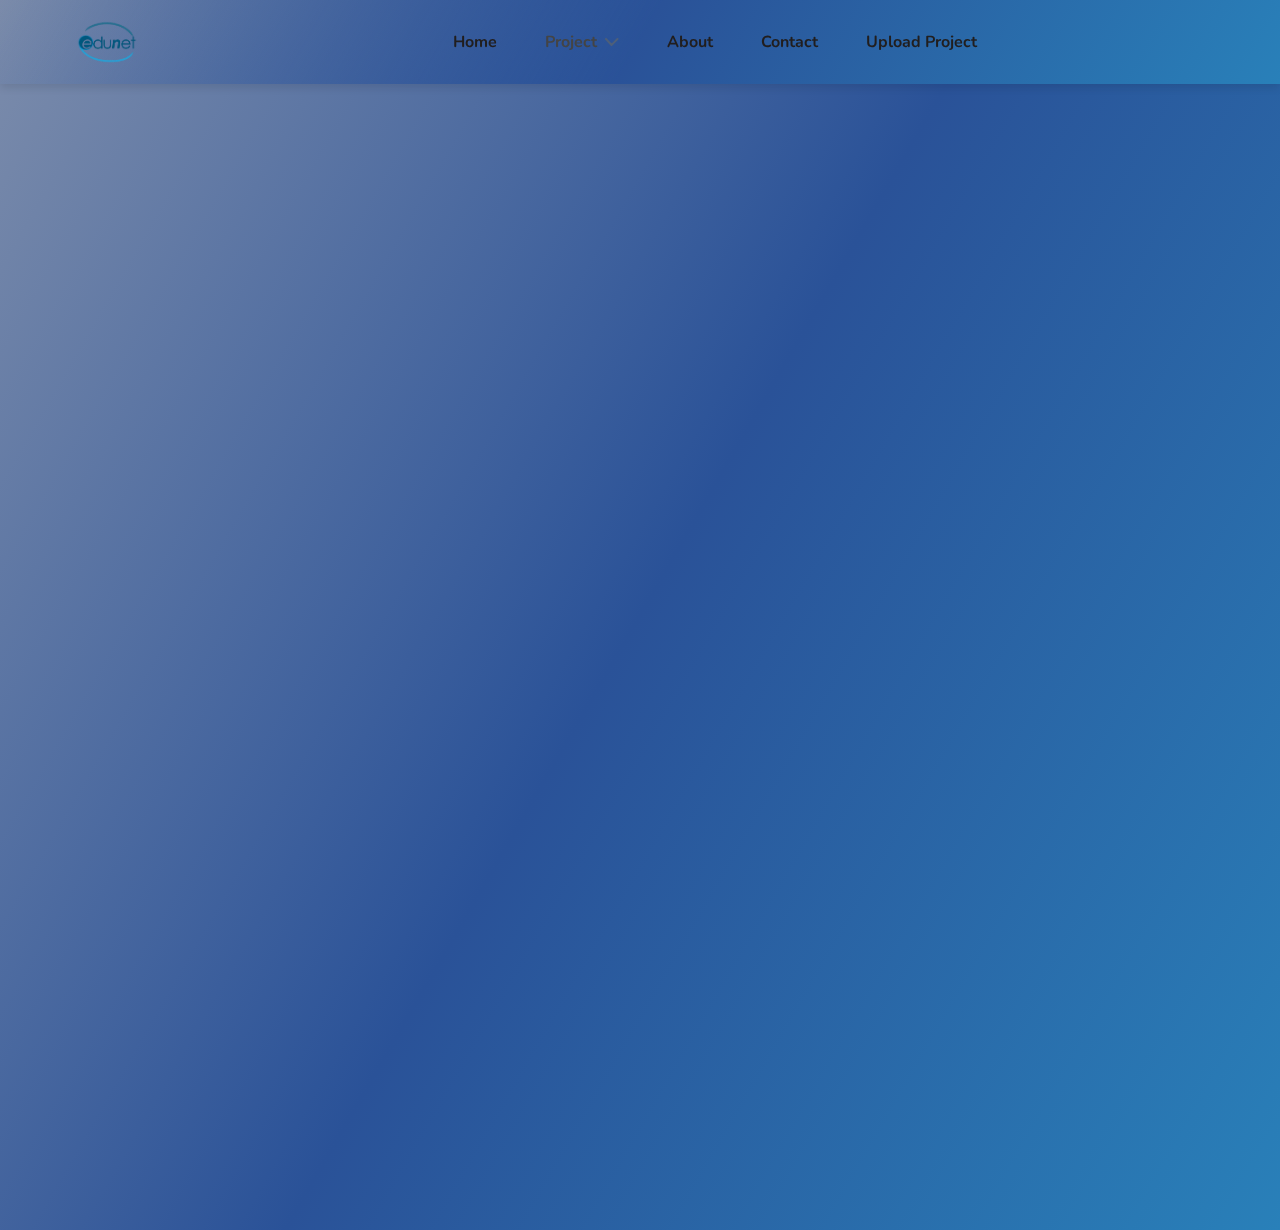
<file: About.html>
<!DOCTYPE html>
<html lang="en">
<head>
    <meta charset="UTF-8">
    <meta name="viewport" content="width=device-width, initial-scale=1.0">
    <link rel="stylesheet" href="https://cdn.jsdelivr.net/npm/bootstrap@5.3.3/dist/css/bootstrap.min.css">
    <link rel="preconnect" href="https://fonts.googleapis.com" />
    <link rel="preconnect" href="https://fonts.gstatic.com" crossorigin />
    <link
      href="https://fonts.googleapis.com/css2?family=Montserrat:ital,wght@0,100..900;1,100..900&family=Nunito:ital,wght@0,200..1000;1,200..1000&family=Playwrite+CO:wght@100..400&family=Playwrite+SK:wght@100..400&display=swap"
      rel="stylesheet"
    />
    <link rel="stylesheet" href="style.css" />
    <title>About Us - Student Project Management & Showcase Platform</title>
    
     <!-- <style>
        body {
            font-family: Arial, sans-serif;
            line-height: 1.6;
            padding: 20px;
        }
        .container {
            max-width: 800px;
            margin: auto;
        }
        h1, h2 {
            text-align: center;
            margin-bottom: 20px;
        }
        p {
            margin-bottom: 15px;
            
        }
        ul {
            margin-bottom: 20px;
        }
        span{
            color: rgba(25, 20, 20, 0.725);
        }
    </style>  -->
    <style>
      /* Body and Container Styling */
      body {
          font-family: 'Nunito', sans-serif;
          line-height: 1.7;
          padding: 20px;
          background-color: #f4f4f4;
          color: #333;
          margin: 0;
      }
  
      .container {
          max-width: 800px;
          margin-top: 87px;
          background-color: #ffffff;
          padding: 30px;
          border-radius: 10px;
          box-shadow: 0 8px 16px rgba(0, 0, 0, 0.1);
          transform: scale(0.9);
          opacity: 0;
          animation: fadeInScale 1s forwards;
      }
  
      /* Heading Styles */
      h1, h2 {
          text-align: center;
          color: #333;
          margin-bottom: 20px;
          font-weight: bold;
          animation: fadeInUp 1.2s forwards;
          opacity: 0;
      }
  
      h1 {
          font-size: 2.5rem;
          animation-delay: 0.3s;
      }
  
      h2 {
          font-size: 2rem;
          animation-delay: 0.6s;
          color: #0b0b0b; /* Subtle blue for subheadings */
      }
  
      /* Paragraph Styles */
      p {
          margin-bottom: 15px;
          font-size: 1.1rem;
          line-height: 1.8;
          color: #555;
          opacity: 0;
          transform: translateY(20px);
          animation: fadeInUp 1.5s forwards;
      }
  
      p:nth-of-type(1) {
          animation-delay: 0.9s;
      }
  
      /* List Styles */
      .anime{
          margin-bottom: 600px;
          padding-left: 20px;
          opacity: 0;
          animation: fadeInUp 1.8s forwards;
      }
  
      .anime {
          margin-bottom: 10px;
          font-size: 1.1rem;
          color: #666;
          padding: 8px;
          background-color: #f8f9fa;
          border-radius: 5px;
          transition: transform 0.3s, box-shadow 0.3s;
      }
  
      .anime:hover {
          transform: translateX(5px);
          box-shadow: 0 4px 10px rgba(0, 0, 0, 0.1);
          background-color: #e9ecef;
          cursor: pointer;
      }
      header {
        position: fixed;
        width: 100%;
        top: 0;
        left: 0;
        background: linear-gradient(120deg, #1e3b7201 0%, #2a5298 50%, #2980b9 100%); /* Optional: Adjust as needed */
        z-index: 1000; /* Ensure it stays above other content */
        box-shadow: 0 4px 8px rgba(0, 0, 0, 0.1); /* Optional: Adds a shadow for better visibility */
    }
    
  
      span {
          color: #444;
      }

      
  
      /* Animations */
      @keyframes fadeInUp {
          from {
              opacity: 0;
              transform: translateY(30px);
          }
          to {
              opacity: 1;
              transform: translateY(0);
          }
      }
  
      @keyframes fadeInScale {
          from {
              opacity: 0;
              transform: scale(0.9);
          }
          to {
              opacity: 1;
              transform: scale(1);
          }
      }
  </style>
 
  
</head>
<body>

      <header>
        <div>
          <div class="logo-container">
            <img src="assets/logo.png" width="150" alt="logo" />
            <!-- <span>Coder</span> -->
          </div>
          <div class="Hamburger-menu">
            <input type="checkbox" id="Hamburger-checkbox" />
            <label for="Hamburger-checkbox">
              <img src="assets/hamburger.svg" alt="Hamburger"
            /></label>
          </div>
          <div class="nav-user-container">
            <nav>
              <ul>
                <li><a href="./index.html">Home</a></li>
                <li class="courses">
                  <span>Project</span> <img src="assets/dropdown.svg" alt="dropdown" />
                  <ul>
                    <li>
                      <a href="./project list.html">Project list</a>
                    </li>
                    <li>
                      <a href="./project track.html">Project track</a>
                      </li
                    </li>
                  </ul>
                </li>
                <li><a href="./About.html">About</a></li>
                <li><a href="./contact.html">Contact</a></li>
                <li><a href="./upload.html">Upload Project</a></li>
  
                
                
              </ul>
            </nav>
           
          </div>
        </div>
      </header>

    
    

   
    <div class="container">
        <h1>About Us</h1>
        <p><span>Welcome to the </span><strong>Student Project Management & Showcase Platform</strong><span>—a central hub designed to empower students to bring their ideas to life. Our platform streamlines the management and showcasing of student projects, providing a collaborative environment for students to plan, track progress, and share resources as they work on their projects.</span></p>

        <h2>Our Vision</h2>
        <p><span>Our goal is to foster creativity, innovation, and teamwork by offering a platform where students can collaborate on projects, track their progress, and showcase their work to a wider audience.</span></p>

        <h2>Key Features</h2>
        <ul class="anime">
            <li><strong>Project Management:</strong> <span>Students can create and manage their projects, set milestones, and keep track of their progress.</span></li>
            <li><strong>Collaboration:</strong><span> The platform serves as a space where students can collaborate, share resources, and discuss ideas.</span></li>
            <li><strong>Progress Tracking:</strong><span> Track the development of your projects from concept to completion, with clear visibility on each step.</span></li>
            <li><strong>Showcase Your Work:</strong><span> Display your completed projects in a professional and organized manner, allowing others to see your achievements.</span></li>
        </ul>

        <h2>Why Choose Us?</h2>
        <p>
            <strong>Seamless Collaboration:</strong> <span>Work together with team members in a unified space.</span><br>
            <strong>Resource Sharing:</strong> <span>Share essential documents, links, and tools to make project development smoother.</span><br>
            <strong>Efficient Tracking:</strong><span>Stay on top of your deadlines with our easy-to-use project tracking features.</span><br>
            <strong>Project Showcasing:</strong> <span>Create a portfolio of your work that can be easily shared with peers, educators, and potential employers.</span>
        </p>

        <p>Join us on this journey to streamline your project development and showcase your talent!</p>
    </div>
</body>
</html>
</file>
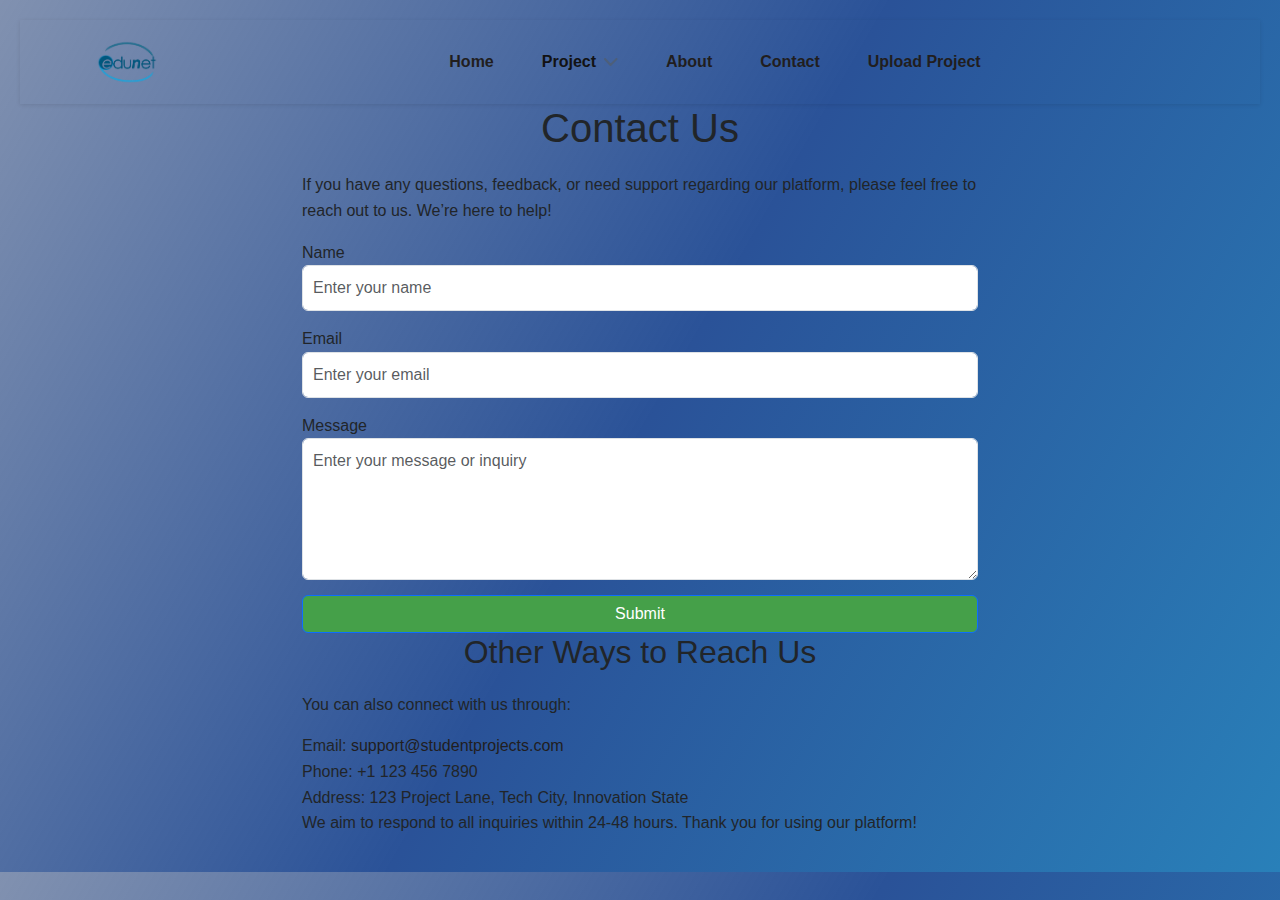
<file: contact.html>
<!DOCTYPE html>
<html lang="en">
<head>
    <meta charset="UTF-8">
    <meta name="viewport" content="width=device-width, initial-scale=1.0">
    <title>Contact Us - Student Project Management & Showcase Platform</title>
    <link rel="stylesheet" href="https://cdn.jsdelivr.net/npm/bootstrap@5.3.3/dist/css/bootstrap.min.css">
    <link rel="preconnect" href="https://fonts.googleapis.com" />
    <link rel="preconnect" href="https://fonts.gstatic.com" crossorigin />
    <link
      href="https://fonts.googleapis.com/css2?family=Montserrat:ital,wght@0,100..900;1,100..900&family=Nunito:ital,wght@0,200..1000;1,200..1000&family=Playwrite+CO:wght@100..400&family=Playwrite+SK:wght@100..400&display=swap"
      rel="stylesheet"
    />
    <link rel="stylesheet" href="style.css" />
    <style>
        body {
            font-family: Arial, sans-serif;
            line-height: 1.6;
            padding: 20px;
        }
        .container {
            max-width: 700px;
            margin: auto;
        }
        h1, h2 {
            text-align: center;
            margin-bottom: 20px;
        }
        .form-group {
            margin-bottom: 15px;
        }
        .form-control {
            padding: 10px;
        }
        button {
            width: 100%;
            padding: 10px;
            
        }
        .btn-primary{
          background-color: #45a049;
        }
    </style>
</head>
<body>
  
      <header>
        <div>
          <div class="logo-container">
            <img src="assets/logo.png" width="150" alt="logo" />
            <!-- <span>Coder</span> -->
          </div>
          <div class="Hamburger-menu">
            <input type="checkbox" id="Hamburger-checkbox" />
            <label for="Hamburger-checkbox">
              <img src="assets/hamburger.svg" alt="Hamburger"
            /></label>
          </div>
          <div class="nav-user-container">
            <nav>
              <ul>
                <li><a href="./index.html">Home</a></li>
                <li class="courses">
                  <span>Project</span> <img src="assets/dropdown.svg" alt="dropdown" />
                  <ul>
                    <li>
                      <a href="./project list.html">Project list</a>
                    </li>
                    <li>
                      <a href="./project track.html">Project track</a>
                      </li
                    </li>
                  </ul>
                </li>
                <li><a href="./About.html">About</a></li>
                <li><a href="./contact.html">Contact</a></li>
                <li><a href="./upload.html">Upload Project</a></li>
  
                
                
              </ul>
            </nav>
           
          </div>
        </div>
      </header>

    <div class="container">
        <h1>Contact Us</h1>
        <p>If you have any questions, feedback, or need support regarding our platform, please feel free to reach out to us. We’re here to help!</p>

        <form>
            <div class="form-group">
                <label for="name">Name</label>
                <input type="text" class="form-control" id="name" placeholder="Enter your name" required>
            </div>
            <div class="form-group">
                <label for="email">Email</label>
                <input type="email" class="form-control" id="email" placeholder="Enter your email" required>
            </div>
            <div class="form-group">
                <label for="message">Message</label>
                <textarea class="form-control" id="message" rows="5" placeholder="Enter your message or inquiry" required></textarea>
            </div>
            <button type="submit" class="btn btn-primary">Submit</button>
        </form>

        <h2>Other Ways to Reach Us</h2>
        <p>You can also connect with us through:</p>
        <ul>
            <li>Email: <a href="mailto:support@studentprojects.com">support@studentprojects.com</a></li>
            <li>Phone: +1 123 456 7890</li>
            <li>Address: 123 Project Lane, Tech City, Innovation State</li>
        </ul>

        <p>We aim to respond to all inquiries within 24-48 hours. Thank you for using our platform!</p>
    </div>
</body>
</html>
</file>
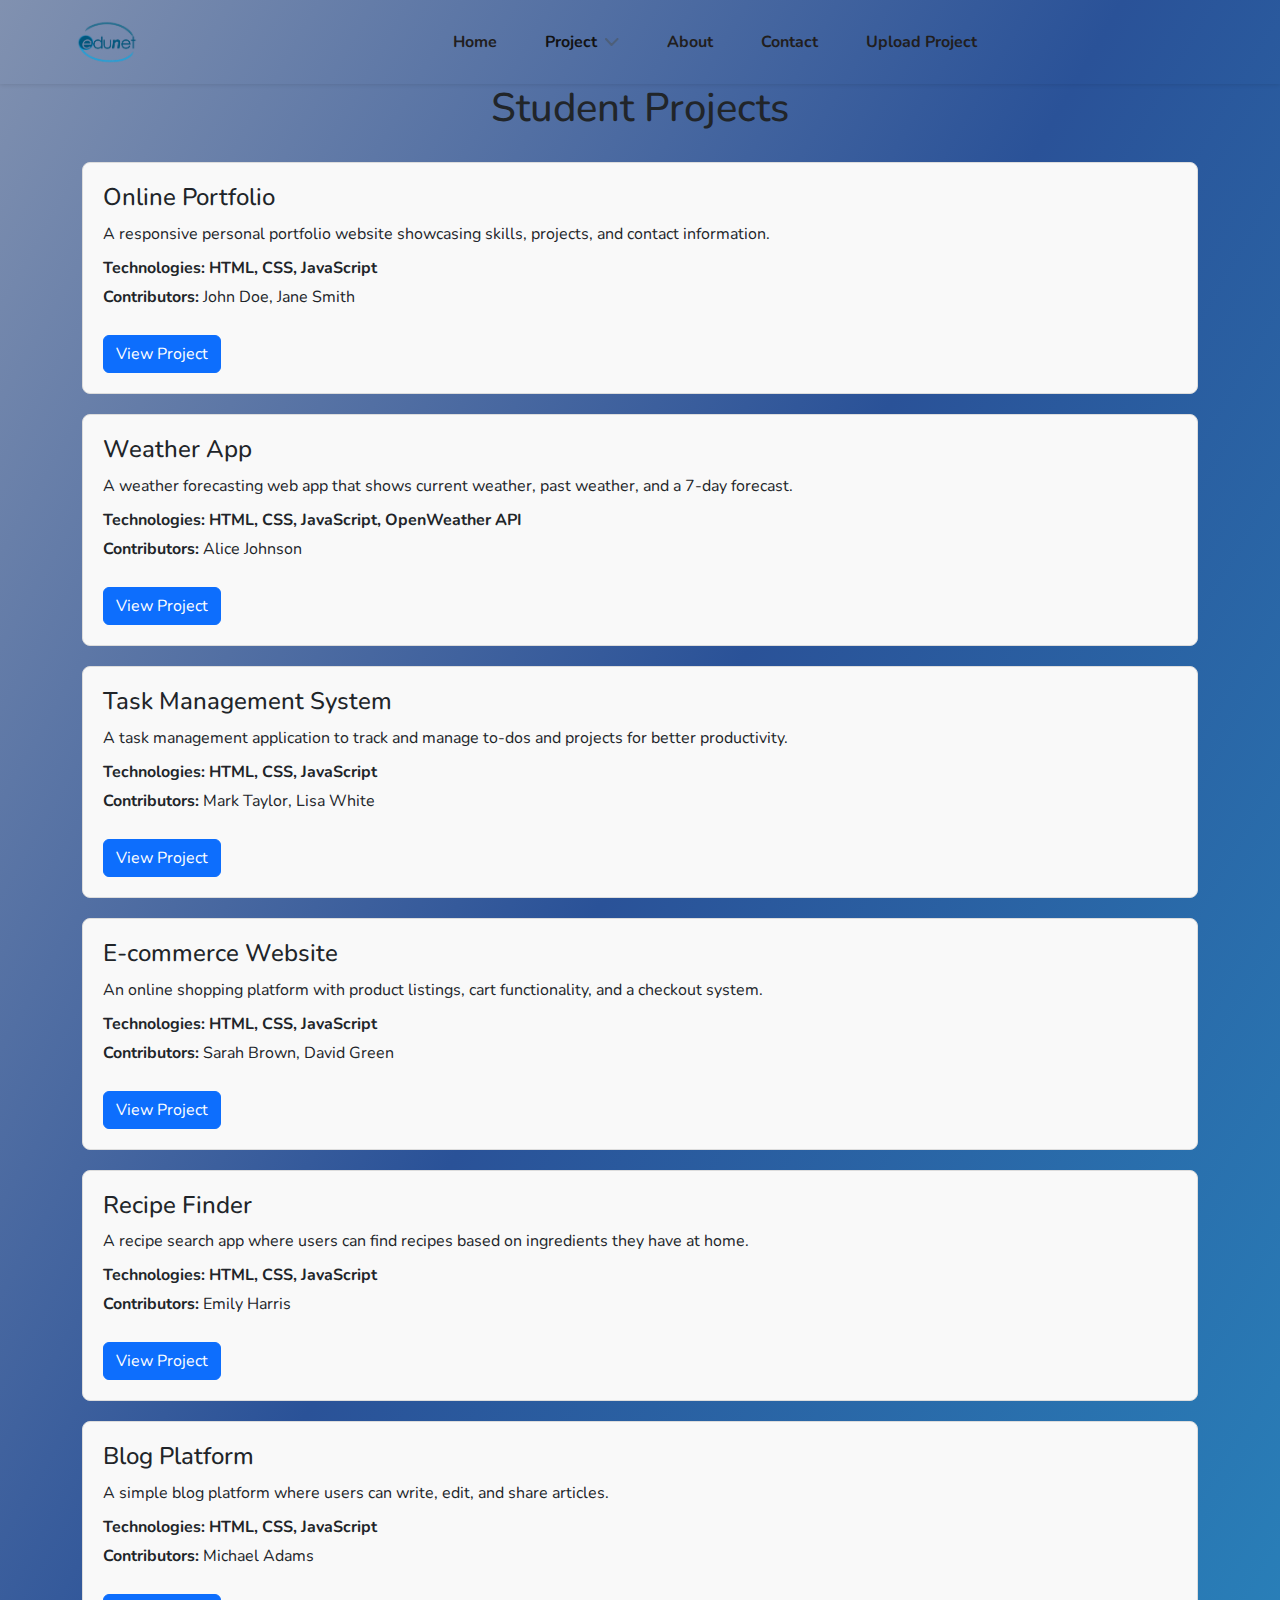
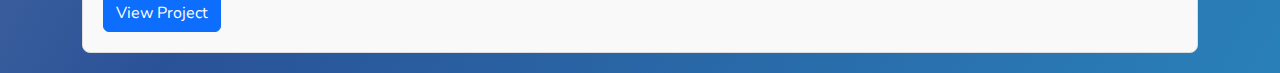
<file: project list.html>
<!DOCTYPE html>
<html lang="en">

<head>
    <meta charset="UTF-8">
    <meta name="viewport" content="width=device-width, initial-scale=1.0">
    <title>Project List - Student Project Management & Showcase Platform</title>
    <link rel="stylesheet" href="https://cdn.jsdelivr.net/npm/bootstrap@5.3.3/dist/css/bootstrap.min.css">
    <link rel="preconnect" href="https://fonts.googleapis.com" />
    <link rel="preconnect" href="https://fonts.gstatic.com" crossorigin />
    <link
      href="https://fonts.googleapis.com/css2?family=Montserrat:ital,wght@0,100..900;1,100..900&family=Nunito:ital,wght@0,200..1000;1,200..1000&family=Playwrite+CO:wght@100..400&family=Playwrite+SK:wght@100..400&display=swap"
      rel="stylesheet"
    />
    <link rel="stylesheet" href="style.css" />
    <style>
        .project-list {
            margin-top: 30px;
        }

        .project-item {
            margin-bottom: 20px;
            padding: 20px;
            border: 1px solid #ddd;
            border-radius: 8px;
            background-color: #f9f9f9;
        }

        .project-title {
            font-size: 1.5rem;
            margin-bottom: 10px;
        }

        .project-description {
            margin-bottom: 10px;
        }

        .project-technologies {
            font-weight: bold;
            margin-bottom: 5px;
        }

        .view-project-btn {
            margin-top: 10px;
        }
    </style>
</head>

<body>
  
    
      <header>
        <div>
          <div class="logo-container">
            <img src="assets/logo.png" width="150" alt="logo" />
            <!-- <span>Coder</span> -->
          </div>
          <div class="Hamburger-menu">
            <input type="checkbox" id="Hamburger-checkbox" />
            <label for="Hamburger-checkbox">
              <img src="assets/hamburger.svg" alt="Hamburger"
            /></label>
          </div>
          <div class="nav-user-container">
            <nav>
              <ul>
                <li><a href="./index.html">Home</a></li>
                <li class="courses">
                  <span>Project</span> <img src="assets/dropdown.svg" alt="dropdown" />
                  <ul>
                    <li>
                      <a href="./project list.html"><b>Project list</b></a>
                    </li>
                    <li>
                      <a href="./project track.html"><b>Project track</b></a>
                      </li
                    </li>
                  </ul>
                </li>
                <li><a href="./About.html">About</a></li>
                <li><a href="./contact.html">Contact</a></li>
                <li><a href="./upload.html">Upload Project</a></li>
  
                
                
              </ul>
            </nav>
           
          </div>
        </div>
      </header>
    <div class="container">
        <h1 class="text-center">Student Projects</h1>

        <div class="project-list">
            <!-- Project 1 -->
            <div class="project-item">
                <h2 class="project-title">Online Portfolio</h2>
                <p class="project-description">A responsive personal portfolio website showcasing skills, projects, and contact information.</p>
                <p class="project-technologies">Technologies: HTML, CSS, JavaScript</p>
                <p><strong>Contributors:</strong> John Doe, Jane Smith</p>
                <a href="#" class="btn btn-primary view-project-btn">View Project</a>
            </div>

            <!-- Project 2 -->
            <div class="project-item">
                <h2 class="project-title">Weather App</h2>
                <p class="project-description">A weather forecasting web app that shows current weather, past weather, and a 7-day forecast.</p>
                <p class="project-technologies">Technologies: HTML, CSS, JavaScript, OpenWeather API</p>
                <p><strong>Contributors:</strong> Alice Johnson</p>
                <a href="#" class="btn btn-primary view-project-btn">View Project</a>
            </div>

            <!-- Project 3 -->
            <div class="project-item">
                <h2 class="project-title">Task Management System</h2>
                <p class="project-description">A task management application to track and manage to-dos and projects for better productivity.</p>
                <p class="project-technologies">Technologies: HTML, CSS, JavaScript</p>
                <p><strong>Contributors:</strong> Mark Taylor, Lisa White</p>
                <a href="#" class="btn btn-primary view-project-btn">View Project</a>
            </div>

            <!-- Project 4 -->
            <div class="project-item">
                <h2 class="project-title">E-commerce Website</h2>
                <p class="project-description">An online shopping platform with product listings, cart functionality, and a checkout system.</p>
                <p class="project-technologies">Technologies: HTML, CSS, JavaScript</p>
                <p><strong>Contributors:</strong> Sarah Brown, David Green</p>
                <a href="#" class="btn btn-primary view-project-btn">View Project</a>
            </div>

            <!-- Project 5 -->
            <div class="project-item">
                <h2 class="project-title">Recipe Finder</h2>
                <p class="project-description">A recipe search app where users can find recipes based on ingredients they have at home.</p>
                <p class="project-technologies">Technologies: HTML, CSS, JavaScript</p>
                <p><strong>Contributors:</strong> Emily Harris</p>
                <a href="#" class="btn btn-primary view-project-btn">View Project</a>
            </div>

            <!-- Project 6 -->
            <div class="project-item">
                <h2 class="project-title">Blog Platform</h2>
                <p class="project-description">A simple blog platform where users can write, edit, and share articles.</p>
                <p class="project-technologies">Technologies: HTML, CSS, JavaScript</p>
                <p><strong>Contributors:</strong> Michael Adams</p>
                <a href="#" class="btn btn-primary view-project-btn">View Project</a>
            </div>
        </div>
    </div>
</body>

</html>
</file>
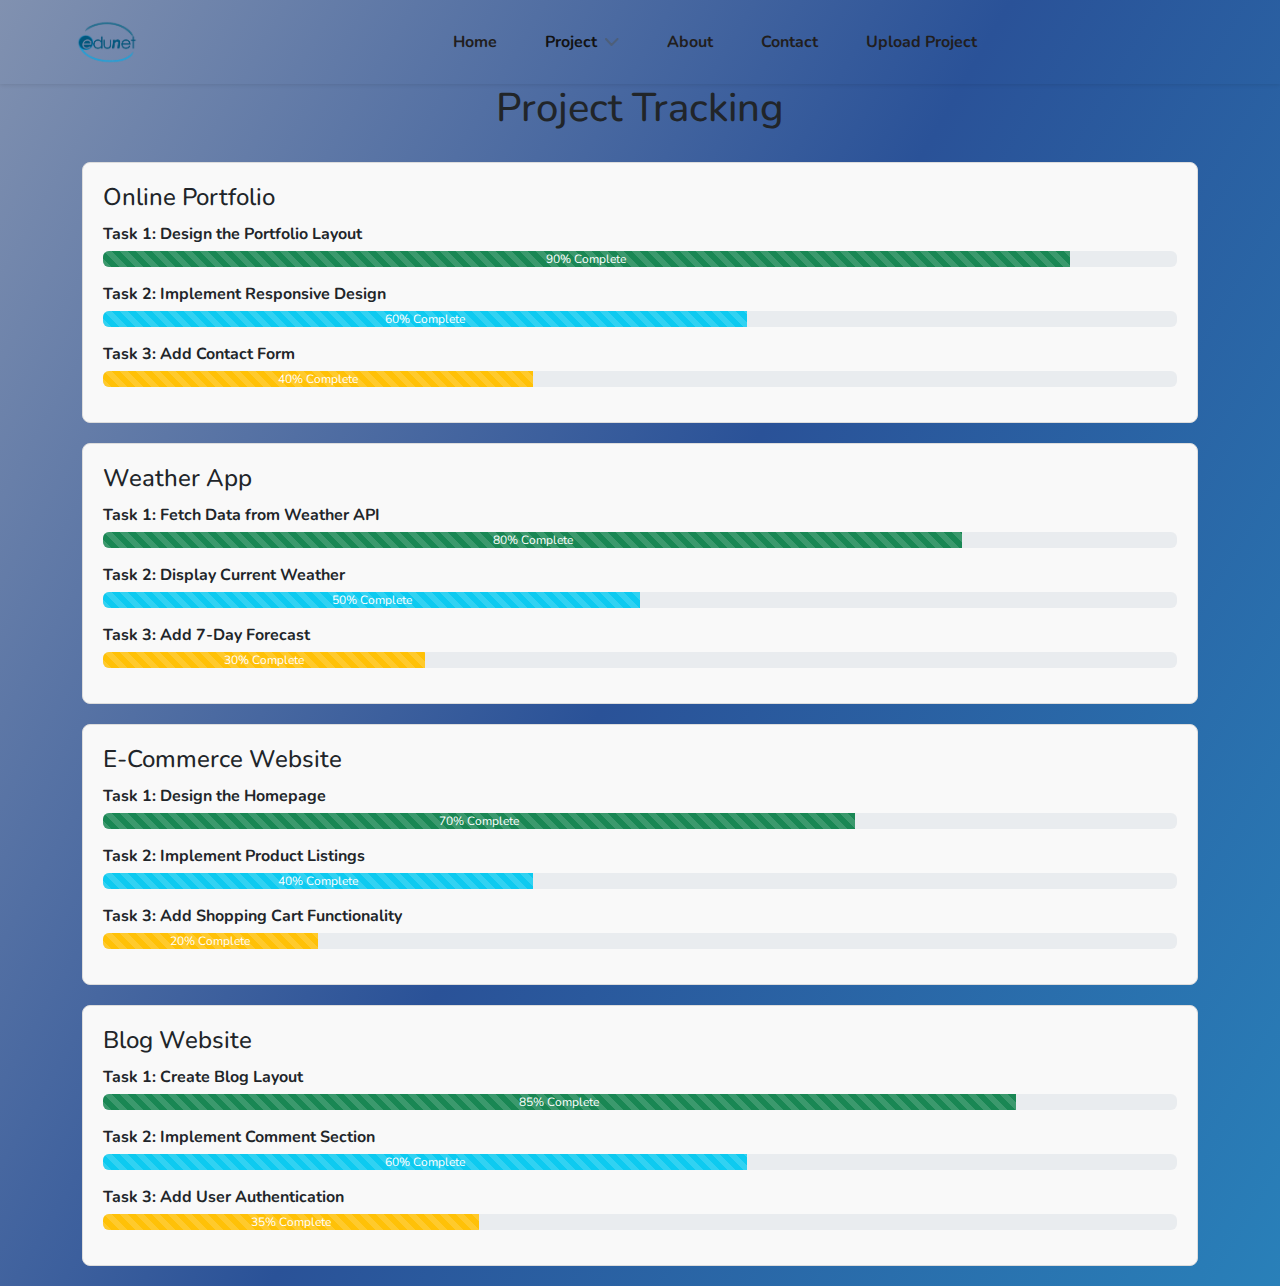
<file: project track.html>
<!DOCTYPE html>
<html lang="en">

<head>
    <meta charset="UTF-8">
    <meta name="viewport" content="width=device-width, initial-scale=1.0">
    <title>Project Tracking - Student Project Management & Showcase Platform</title>
    <link rel="stylesheet" href="https://cdn.jsdelivr.net/npm/bootstrap@5.3.3/dist/css/bootstrap.min.css">
    <link rel="preconnect" href="https://fonts.googleapis.com" />
    <link rel="preconnect" href="https://fonts.gstatic.com" crossorigin />
    <link
      href="https://fonts.googleapis.com/css2?family=Montserrat:ital,wght@0,100..900;1,100..900&family=Nunito:ital,wght@0,200..1000;1,200..1000&family=Playwrite+CO:wght@100..400&family=Playwrite+SK:wght@100..400&display=swap"
      rel="stylesheet"
    />
    <link rel="stylesheet" href="style.css" />
    <style>
        .progress-container {
            margin-top: 30px;
        }

        .project-item {
            margin-bottom: 20px;
            padding: 20px;
            border: 1px solid #ddd;
            border-radius: 8px;
            background-color: #f9f9f9;
        }

        .project-title {
            font-size: 1.5rem;
            margin-bottom: 10px;
        }

        .task-list {
            list-style-type: none;
            padding: 0;
        }

        .task-list li {
            margin-bottom: 10px;
        }

        .task-progress {
            margin-bottom: 15px;
        }

        .progress-label {
            font-weight: bold;
            margin-bottom: 5px;
        }
    </style>
</head>

<body>
    <header>
        <div>
          <div class="logo-container">
            <img src="assets/logo.png" width="150" alt="logo" />
            <!-- <span>Coder</span> -->
          </div>
          <div class="Hamburger-menu">
            <input type="checkbox" id="Hamburger-checkbox" />
            <label for="Hamburger-checkbox">
              <img src="assets/hamburger.svg" alt="Hamburger"
            /></label>
          </div>
          <div class="nav-user-container">
            <nav>
              <ul>
                <li><a href="./index.html">Home</a></li>
                <li class="courses">
                  <span>Project</span> <img src="assets/dropdown.svg" alt="dropdown" />
                  <ul>
                    <li>
                      <a href="./project list.html"><b>Project list</b></a>
                    </li>
                    <li>
                      <a href="./project track.html"><b>Project track</b></a>
                      </li
                    </li>
                  </ul>
                </li>
                <li><a href="./About.html">About</a></li>
                <li><a href="./contact.html">Contact</a></li>
                <li><a href="./upload.html">Upload Project</a></li>
  
                
                
              </ul>
            </nav>
           
          </div>
        </div>
      </header>
  
    <!-- <div class="Hamburger-menu">
        <input type="checkbox" id="Hamburger-checkbox" />
        <label for="Hamburger-checkbox">
          <img src="./hamburger.svg" alt="Hamburger"
        /></label>
      </div>
      <div class="nav-user-container">
        <nav>
          <ul>
            <li><a href="./home.html"><b>Home</b></a></li>
            <li class="courses">
              <span><b>Project</b></span> <img src="./dropdown.svg" alt="dropdown" />
              <ul>
                <li>
                  <a href="./project list.html"><b>Project list</b></a>
                </li>
                <li>
                  <a href="./project track.html"><b>Project track</b></a>
                  </li
                </li>
              </ul>
            </li>
            <li><a href="./About.html"><b>About</b></a></li>
            <li><a href="./contact.html"><b>Contact</b></a></li>
            <li><a href="./upload.html"><b>Upload Project</b></a></li>

          </ul>
        </nav>
       
      </div> -->
    <div class="container">
        <h1 class="text-center">Project Tracking</h1>

        <div class="progress-container">
            <!-- Project 1 -->
            <div class="project-item">
                <h2 class="project-title">Online Portfolio</h2>
                <ul class="task-list">
                    <li>
                        <p class="progress-label">Task 1: Design the Portfolio Layout</p>
                        <div class="progress task-progress">
                            <div class="progress-bar progress-bar-striped progress-bar-animated bg-success" role="progressbar" style="width: 90%;">90% Complete</div>
                        </div>
                    </li>
                    <li>
                        <p class="progress-label">Task 2: Implement Responsive Design</p>
                        <div class="progress task-progress">
                            <div class="progress-bar progress-bar-striped progress-bar-animated bg-info" role="progressbar" style="width: 60%;">60% Complete</div>
                        </div>
                    </li>
                    <li>
                        <p class="progress-label">Task 3: Add Contact Form</p>
                        <div class="progress task-progress">
                            <div class="progress-bar progress-bar-striped progress-bar-animated bg-warning" role="progressbar" style="width: 40%;">40% Complete</div>
                        </div>
                    </li>
                </ul>
            </div>

            <!-- Project 2 -->
            <div class="project-item">
                <h2 class="project-title">Weather App</h2>
                <ul class="task-list">
                    <li>
                        <p class="progress-label">Task 1: Fetch Data from Weather API</p>
                        <div class="progress task-progress">
                            <div class="progress-bar progress-bar-striped progress-bar-animated bg-success" role="progressbar" style="width: 80%;">80% Complete</div>
                        </div>
                    </li>
                    <li>
                        <p class="progress-label">Task 2: Display Current Weather</p>
                        <div class="progress task-progress">
                            <div class="progress-bar progress-bar-striped progress-bar-animated bg-info" role="progressbar" style="width: 50%;">50% Complete</div>
                        </div>
                    </li>
                    <li>
                        <p class="progress-label">Task 3: Add 7-Day Forecast</p>
                        <div class="progress task-progress">
                            <div class="progress-bar progress-bar-striped progress-bar-animated bg-warning" role="progressbar" style="width: 30%;">30% Complete</div>
                        </div>
                    </li>
                </ul>
            </div>

            <!-- Project 3 -->
            <div class="project-item">
                <h2 class="project-title">E-Commerce Website</h2>
                <ul class="task-list">
                    <li>
                        <p class="progress-label">Task 1: Design the Homepage</p>
                        <div class="progress task-progress">
                            <div class="progress-bar progress-bar-striped progress-bar-animated bg-success" role="progressbar" style="width: 70%;">70% Complete</div>
                        </div>
                    </li>
                    <li>
                        <p class="progress-label">Task 2: Implement Product Listings</p>
                        <div class="progress task-progress">
                            <div class="progress-bar progress-bar-striped progress-bar-animated bg-info" role="progressbar" style="width: 40%;">40% Complete</div>
                        </div>
                    </li>
                    <li>
                        <p class="progress-label">Task 3: Add Shopping Cart Functionality</p>
                        <div class="progress task-progress">
                            <div class="progress-bar progress-bar-striped progress-bar-animated bg-warning" role="progressbar" style="width: 20%;">20% Complete</div>
                        </div>
                    </li>
                </ul>
            </div>

            <!-- Project 4 -->
            <div class="project-item">
                <h2 class="project-title">Blog Website</h2>
                <ul class="task-list">
                    <li>
                        <p class="progress-label">Task 1: Create Blog Layout</p>
                        <div class="progress task-progress">
                            <div class="progress-bar progress-bar-striped progress-bar-animated bg-success" role="progressbar" style="width: 85%;">85% Complete</div>
                        </div>
                    </li>
                    <li>
                        <p class="progress-label">Task 2: Implement Comment Section</p>
                        <div class="progress task-progress">
                            <div class="progress-bar progress-bar-striped progress-bar-animated bg-info" role="progressbar" style="width: 60%;">60% Complete</div>
                        </div>
                    </li>
                    <li>
                        <p class="progress-label">Task 3: Add User Authentication</p>
                        <div class="progress task-progress">
                            <div class="progress-bar progress-bar-striped progress-bar-animated bg-warning" role="progressbar" style="width: 35%;">35% Complete</div>
                        </div>
                    </li>
                </ul>
            </div>
        </div>
    </div>

    <script src="https://cdn.jsdelivr.net/npm/bootstrap@5.3.3/dist/js/bootstrap.bundle.min.js"></script>
</body>

</html>
</file>
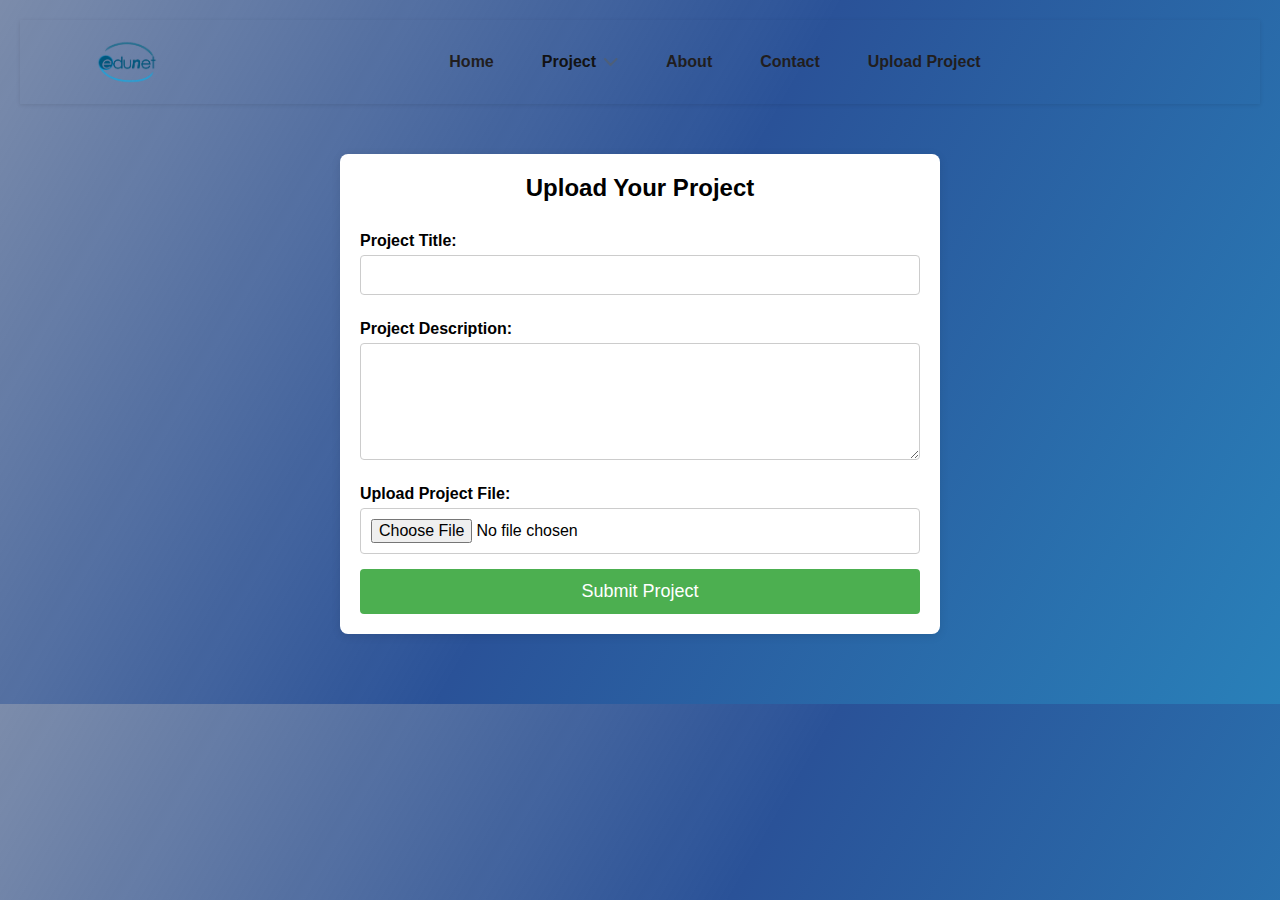
<file: upload.html>
<!DOCTYPE html>
<html lang="en">
  <head>
    <meta charset="UTF-8">
    <meta name="viewport" content="width=device-width, initial-scale=1.0">
    <title>Upload Project</title>
    <link rel="stylesheet" href="style.css"> <!-- Link your stylesheet here -->
    <style>
      body {
        font-family: 'Montserrat', sans-serif;
        margin: 0;
        padding: 20px;
        background-color: #f4f4f4;
      }

      .upload-container {
        max-width: 600px;
        margin: 50px auto;
        padding: 20px;
        background: #fff;
        box-shadow: 0 2px 10px rgba(0, 0, 0, 0.1);
        border-radius: 8px;
      }

      .upload-container h2 {
        text-align: center;
        margin-bottom: 20px;
      }

      .upload-container form {
        display: flex;
        flex-direction: column;
      }

      .upload-container label {
        margin: 10px 0 5px;
        font-weight: bold;
      }

      .upload-container input[type="text"],
      .upload-container input[type="file"],
      .upload-container textarea {
        padding: 10px;
        margin-bottom: 15px;
        border: 1px solid #ccc;
        border-radius: 4px;
        font-size: 16px;
        width: 100%;
      }

      .upload-container textarea {
        resize: vertical;
      }

      .upload-container input[type="submit"] {
        background-color: #4CAF50;
        color: white;
        padding: 12px;
        border: none;
        border-radius: 4px;
        cursor: pointer;
        font-size: 18px;
        text-align: center;
      }

      .upload-container input[type="submit"]:hover {
        background-color: #45a049;
      }
    </style>
  </head>
  <body>
    <header>
        <div>
          <div class="logo-container">
            <img src="assets/logo.png" width="150" alt="logo" />
            <!-- <span>Coder</span> -->
          </div>
          <div class="Hamburger-menu">
            <input type="checkbox" id="Hamburger-checkbox" />
            <label for="Hamburger-checkbox">
              <img src="assets/hamburger.svg" alt="Hamburger"
            /></label>
          </div>
          <div class="nav-user-container">
            <nav>
              <ul>
                <li><a href="./index.html">Home</a></li>
                <li class="courses">
                  <span><b>Project</b></span> <img src="assets/dropdown.svg" alt="dropdown" />
                  <ul>
                    <li>
                      <a href="./project list.html"><b>Project list</b></a>
                    </li>
                    <li>
                      <a href="./project track.html"><b>Project track</b></a>
                      </li
                    </li>
                  </ul>
                </li>
                <li><a href="./About.html"><b>About</b></a></li>
                <li><a href="./contact.html">Contact</a></li>
                <li><a href="./upload.html"><b>Upload Project</b></a></li>

                
                
              </ul>
            </nav>
           
          </div>
        </div>
      </header>
    <div class="upload-container">
      <h2>Upload Your Project</h2>
      <form action="submit_project.php" method="POST" enctype="multipart/form-data">
        <label for="project-title">Project Title:</label>
        <input type="text" id="project-title" name="project-title" required>

        <label for="project-description">Project Description:</label>
        <textarea id="project-description" name="project-description" rows="5" required></textarea>

        <label for="project-file">Upload Project File:</label>
        <input type="file" id="project-file" name="project-file" accept=".zip, .rar, .pdf, .docx" required>

        <input type="submit" value="Submit Project">
      </form>
    </div>
  </body>
</html>
</file>
<file: style.css>
* {
  margin: 0;
  padding: 0;
  box-sizing: border-box;
}

body {
  font-family: "nunito", sans-serif;
  background-color: whitesmoke;
  background: linear-gradient(120deg, #1e3b728f 0%, #2a5298 50%, #2980b9 100%);
}

::-webkit-scrollbar {
  display: none;
}
span {
  color: #121213;
}

.pp {
  color: #fafafd;
}

.logo-container {
  display: flex;

  align-items: center;
  gap: 8px;
  font-size: 20px;
}

.nav-user-container {
  display: flex;

  flex-grow: 1;
}
ul {
  padding: 0;
  margin: 0;
}

a {
  color: rgb(33, 30, 30);
}

a:hover {
  color: blue;
}

a:active {
  color: red;
}

header {
  box-shadow: 0px 1px 4px 0px rgba(0, 0, 0, 0.1);
  padding-inline: 32px;
  /* padding-block: 8px; */
}

header > div {
  display: flex;
  font-weight: 700;
  max-width: 1400px;
  margin-inline: auto;
  justify-content: space-between;
  align-items: center;
  position: relative;
}
nav {
  margin-inline: auto;
  display: flex;
  align-items: center;
}

.courses ul {
  position: absolute;
  top: 150%;
  background: rgb(251, 246, 246);
  border: 1.5px solid rgb(236, 238, 239);
  box-shadow: 0px 4px 10px 0px rgba(30, 27, 27, 0.1);
  width: 245px;
  font-size: 14px;
  padding: 16px 24px;
  opacity: 0;
  pointer-events: none;
  transition: all 0.2s ease-in-out;
}

nav > ul {
  display: flex;

  gap: 48px;
}

nav > ul > li {
  padding-block: 20px;
}

li {
  list-style-type: none;
}

a {
  text-decoration-line: none;
}

.user {
  display: flex;
  align-items: center;
  gap: 16px;
  font-size: 14px;
}

.courses {
  display: flex;
  align-items: center;
  gap: 8px;
  cursor: pointer;
  position: relative;
}

.courses:hover > img {
  transition: transform 0.2s ease-in-out;
}

.courses:hover > img {
  transform: rotate(180deg);
}

.courses ul > li + li {
  margin-top: 8px;
}

.courses ul > li:hover {
  text-decoration-line: underline;
}

.courses:hover ul {
  opacity: 1;
  pointer-events: all;
  top: 80%;
}

.user-icon {
  position: relative;
  display: flex;
}

.green-dot {
  height: 12px;
  width: 12px;
  background: rgba(34, 197, 94, 1);
  border-radius: 100%;
  position: absolute;
  bottom: 0;
  right: 0;
}
.close-icon,
.Hamburger-menu {
  display: none;
}

#Hamburger-checkbox {
  display: none;
}

@media (max-width: 717px) {
  .close-icon {
    margin-left: auto;
    cursor: pointer;
  }

  header {
    padding-inline: 16px;
  }

  header > div {
    padding-block: 4px;
  }
  .close-icon,
  .Hamburger-menu {
    display: block;
  }
  .nav-user-container {
    position: absolute;
    /* display: block; */
    display: none;

    top: 10px;
    flex-direction: column-reverse;
    border: 1.5px solid rgba(233, 234, 235, 1);
    box-shadow: 0px 4px 10px 0px rgba(30, 27, 27, 0.1);
    background: rgba(255, 255, 255, 1);
    border-radius: 5px;
    width: 260px;
    right: 0;
  }

  nav > ul {
    flex-direction: column;
    gap: 0;
  }
  nav > ul > li {
    padding-block: 8px;
  }
  nav {
    margin-inline: unset;
    padding-left: 24px;
  }

  .user {
    border-bottom: 1px solid #e9eaeb;
    padding-inline: 24px;
    padding-block: 8px;
  }

  .Hamburger-menu:has(input:checked) + .nav-user-container {
    display: flex;
  }
}

.courses ul {
  left: -24px;
}
/* Cover Photo Styles */
.cover-photo {
  width: 100%;
  height: 400px;
  background: url("./cover-photo.jpg") no-repeat center center;
  background-size: cover;
  display: flex;
  justify-content: center;
  align-items: center;
  text-align: center;
  color: rgb(247, 240, 240);
  font-size: 2rem;
  font-weight: bold;
  padding: 20px;
}
/* Add CSS for the typing animation if needed */
.typing-text { 
  font-size: 2rem;
   font-weight: bold;
  white-space: nowrap;
  overflow: hidden;
  /* border-right: 0.15em solid black; Visible cursor  */
   animation: typing 3s steps(30, end) infinite, blink-caret 0.75  step-end infinite;
 } 

@keyframes typing {
  from {
    width: 0;
  }
  to {
    width: 100%;
  }
}

@keyframes blink-caret {
  from,
  to {
    border-color: transparent;
  }
  50% {
    border-color: black;
  }
}

.testimonials {
  margin-top: 40px;
  padding: 20px;
  /* background-color: #f8f9fa; */
  background: linear-gradient(120deg, #1e3b728f 0%, #2a5298 50%, #2980b9 100%);
}

.testimonials h2 {
  margin-bottom: 30px;
  text-align: center;
}

.testimonial-item {
  display: flex;
  align-items: center;
  margin-bottom: 20px;
  padding: 20px;
  border: 1px solid #ddd;
  border-radius: 8px;
  background-color: #fff;
  box-shadow: 0 2px 4px rgba(0,0,0,0.1);
}

.testimonial-img {
  width: 80px;
  height: 80px;
  border-radius: 50%;
  margin-right: 15px;
  object-fit: cover;
}

.testimonial-content {
  flex: 1;
}

.testimonial-text {
  font-style: italic;
  margin-bottom: 10px;
}

.testimonial-author {
  font-weight: bold;
  color: #333;
}
</file>
